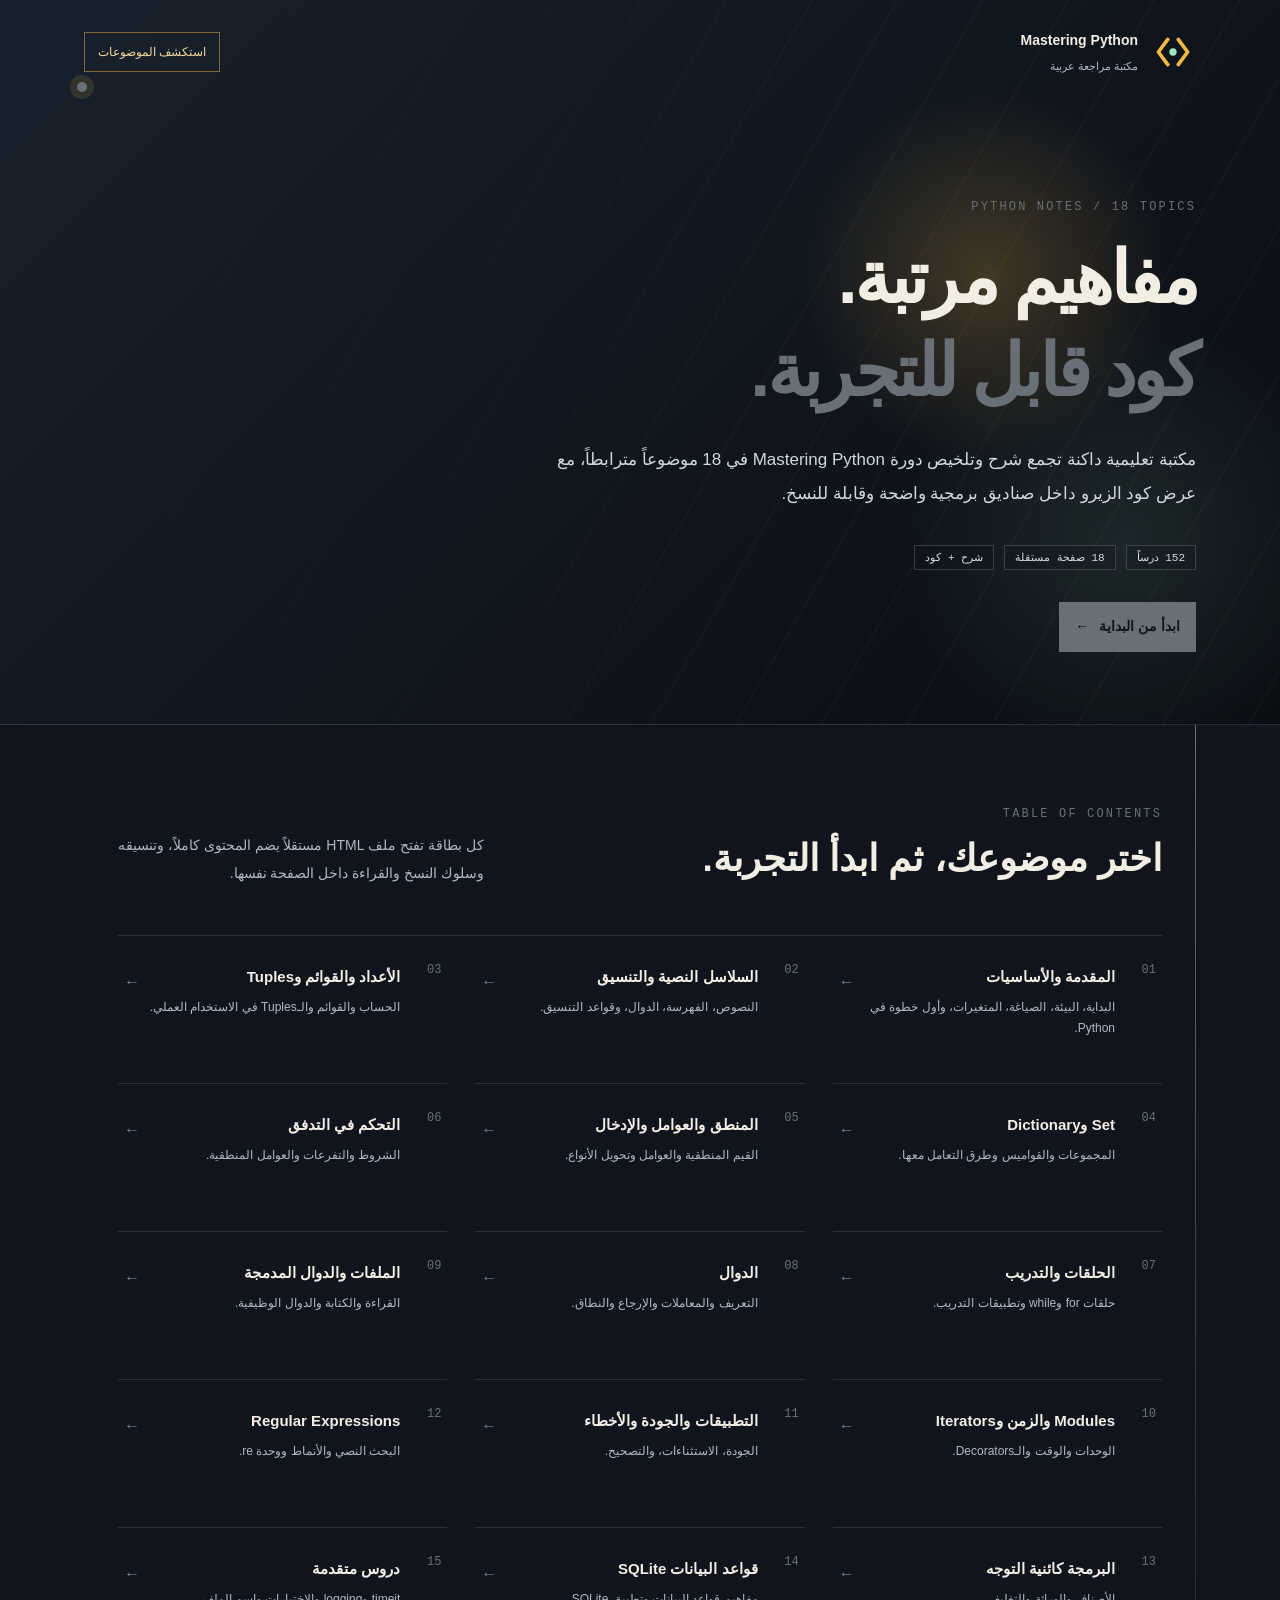
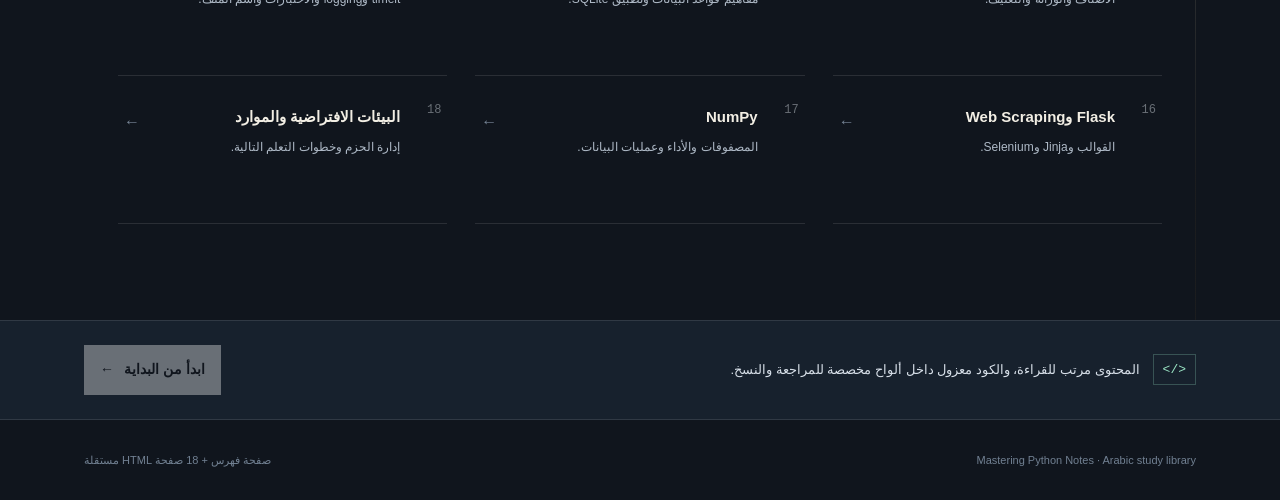
<file: index.html>
<!doctype html>
<html lang="ar" dir="rtl">
<head>
  <meta charset="utf-8" />
  <meta name="viewport" content="width=device-width,initial-scale=1" />
  <meta name="theme-color" content="#10151d" />
  <title>Mastering Python Notes | فهرس المذكرات</title>
  <style>
    /* Design philosophy: محرر الليل — فهرس تحريري داكن يقود إلى مذكرات Python، مع الزعفراني لمسار التعلم فقط. */
    :root { --ink:#10151d;--panel:#17212d;--paper:#f2eee4;--muted:#aeb9c6;--line:rgba(255,255,255,.11);--gold:#696f76;--mint:#9be6c5;--ease:cubic-bezier(.23,1,.32,1); }
    *{box-sizing:border-box}html{scroll-behavior:smooth}body{margin:0;background:var(--ink);color:var(--paper);font-family:"Noto Sans Arabic",Tahoma,sans-serif;line-height:1.85}body::before{content:"";position:fixed;inset:0;z-index:-2;opacity:.12;background-image:linear-gradient(rgba(243,184,69,.11) 1px,transparent 1px),linear-gradient(90deg,rgba(243,184,69,.07) 1px,transparent 1px);background-size:36px 36px;mask-image:linear-gradient(to bottom,#000,transparent 70%)}a{color:inherit}.progress{position:fixed;z-index:10;top:0;right:0;height:3px;width:0;background:var(--gold);box-shadow:0 0 14px rgba(243,184,69,.7)}
    .hero{position:relative;min-height:560px;overflow:hidden;border-bottom:1px solid var(--line);background:radial-gradient(circle at 77% 38%,rgba(243,184,69,.22),transparent 17%),radial-gradient(circle at 88% 75%,rgba(155,230,197,.11),transparent 18%),linear-gradient(135deg,#17212d 0%,#10151d 58%,#090d12 100%)}.hero::before{content:"";position:absolute;inset:0;opacity:.22;background:repeating-linear-gradient(120deg,transparent 0 36px,rgba(243,184,69,.15) 37px 38px,transparent 39px 74px);mask-image:linear-gradient(90deg,transparent 0%,#000 65%,#000 100%)}.hero::after{content:"";position:absolute;left:6vw;top:82px;width:10px;height:10px;border-radius:50%;background:var(--gold);box-shadow:0 0 0 7px rgba(243,184,69,.13)}
    nav{position:relative;z-index:1;max-width:1240px;margin:auto;padding:28px clamp(22px,5vw,70px);display:flex;justify-content:space-between;align-items:center}.brand{display:flex;align-items:center;gap:12px;text-decoration:none}.brand-mark{width:46px;height:46px;flex:0 0 46px}.brand strong{display:block;font-family:"Noto Kufi Arabic",Tahoma,sans-serif;font-size:14px}.brand small{display:block;color:var(--muted);font-size:11px;margin-top:2px}.nav-link{border:1px solid rgba(243,184,69,.46);padding:8px 13px;color:#f5d99d;text-decoration:none;font-size:12px;transition:background .18s var(--ease),transform .18s var(--ease)}.nav-link:hover{background:rgba(243,184,69,.12)}.nav-link:active{transform:scale(.97)}
    .hero-inner{position:relative;z-index:1;max-width:1240px;margin:auto;padding:96px clamp(22px,5vw,70px) 72px}.kicker{color:var(--gold);font:12px "JetBrains Mono",Consolas,monospace;letter-spacing:.18em}h1{max-width:760px;margin:18px 0 0;font-family:"Noto Kufi Arabic",Tahoma,sans-serif;font-size:clamp(35px,5.6vw,76px);line-height:1.3;letter-spacing:-.05em}h1 span{color:var(--gold)}.hero p{max-width:680px;margin:24px 0 0;color:#d0d7df;font-size:17px;line-height:2}.hero-stats{display:flex;flex-wrap:wrap;gap:10px;margin-top:34px}.hero-stats span{border:1px solid rgba(255,255,255,.16);padding:5px 10px;background:rgba(16,21,29,.28);color:#d3dbe5;font:11px "JetBrains Mono",Consolas,monospace}.start{display:inline-flex;align-items:center;gap:10px;margin-top:32px;padding:12px 16px;background:var(--gold);color:var(--ink);font-weight:700;text-decoration:none;font-size:14px;transition:transform .16s var(--ease),background .16s var(--ease)}.start:hover{background:#ffd36e}.start:active{transform:scale(.97)}
    .library{position:relative;max-width:1240px;margin:auto;padding:82px clamp(22px,5vw,70px) 96px}.library::before{content:"";position:absolute;right:clamp(22px,5vw,70px);top:0;bottom:0;width:1px;background:linear-gradient(var(--gold),rgba(243,184,69,.05) 88%)}.library-head{position:relative;margin-right:34px;display:flex;justify-content:space-between;gap:24px;align-items:end}.library-head p{max-width:400px;margin:0;color:var(--muted);font-size:14px;line-height:2}h2{margin:9px 0 0;font-family:"Noto Kufi Arabic",Tahoma,sans-serif;font-size:clamp(23px,3vw,37px);line-height:1.55}.topics{position:relative;margin:48px 34px 0;display:grid;grid-template-columns:repeat(3,minmax(0,1fr));gap:0 28px;border-top:1px solid var(--line)}.topic-card{position:relative;min-height:148px;display:flex;gap:13px;padding:27px 6px;border-bottom:1px solid var(--line);text-decoration:none;transition:transform .2s var(--ease),background .2s var(--ease),border-color .2s var(--ease)}.topic-card:hover{transform:translateY(-4px);background:linear-gradient(90deg,transparent,rgba(243,184,69,.07));border-color:rgba(243,184,69,.45)}.topic-card .topic-no{min-width:28px;color:var(--gold);font:12px "JetBrains Mono",Consolas,monospace}.topic-card h3{margin:0;color:var(--paper);font-family:"Noto Kufi Arabic",Tahoma,sans-serif;font-size:15px;line-height:1.8}.topic-card p{margin:7px 0 0;color:var(--muted);font-size:12px;line-height:1.8}.arrow{position:absolute;left:6px;top:31px;color:#758394;transition:transform .2s var(--ease),color .2s var(--ease)}.topic-card:hover .arrow{color:var(--mint);transform:translateX(-5px)}
    .info-strip{border-top:1px solid var(--line);border-bottom:1px solid var(--line);background:var(--panel)}.info-inner{max-width:1240px;margin:auto;padding:24px clamp(22px,5vw,70px);display:flex;justify-content:space-between;gap:24px;align-items:center}.info-copy{display:flex;gap:13px;align-items:center;color:#d7dfe8;font-size:13px}.code-mark{color:var(--mint);border:1px solid rgba(155,230,197,.25);padding:7px 9px;font:13px "JetBrains Mono",Consolas,monospace}footer{max-width:1240px;margin:auto;padding:30px clamp(22px,5vw,70px);display:flex;justify-content:space-between;color:#718092;font-size:11px}
    @media(max-width:900px){.topics{grid-template-columns:repeat(2,minmax(0,1fr))}}@media(max-width:620px){.hero{min-height:530px}nav{padding-top:20px}.nav-link{display:none}.hero-inner{padding-top:78px}.library{padding-top:54px}.library-head{display:block}.library-head p{margin-top:13px}.topics{grid-template-columns:1fr;margin-top:30px}.topic-card{min-height:123px}.info-inner,footer{display:block}.info-copy{margin-bottom:10px}}@media(prefers-reduced-motion:reduce){*{scroll-behavior:auto!important;transition:none!important}}
  </style>
</head>
<body>
  <div class="progress" id="progress"></div>
  <header class="hero"><nav><a class="brand" href="index.html"><svg class="brand-mark" viewBox="0 0 44 44" aria-hidden="true" focusable="false"><path d="M17 10 8 22l9 12" fill="none" stroke="#F3B845" stroke-width="3.5" stroke-linecap="round" stroke-linejoin="round"/><path d="m27 10 9 12-9 12" fill="none" stroke="#F3B845" stroke-width="3.5" stroke-linecap="round" stroke-linejoin="round"/><circle cx="22" cy="22" r="3.5" fill="#9BE6C5"/></svg><span><strong>Mastering Python</strong><small>مكتبة مراجعة عربية</small></span></a><a class="nav-link" href="#topics">استكشف الموضوعات</a></nav><div class="hero-inner"><div class="kicker">PYTHON NOTES / 18 TOPICS</div><h1>مفاهيم مرتبة.<br><span>كود قابل للتجربة.</span></h1><p>مكتبة تعليمية داكنة تجمع شرح وتلخيص دورة Mastering Python في 18 موضوعاً مترابطاً، مع عرض كود الزيرو داخل صناديق برمجية واضحة وقابلة للنسخ.</p><div class="hero-stats"><span>152 درساً</span><span>18 صفحة مستقلة</span><span>شرح + كود</span></div><a class="start" href="https://drive.google.com/file/d/1ao5alU4Da9a6WY-XQYm0CQyqElovd65N/view?usp=drive_link" data-file-id="1ao5alU4Da9a6WY-XQYm0CQyqElovd65N">ابدأ من البداية <b>←</b></a></div></header>
  <main class="library" id="topics"><div class="library-head"><div><div class="kicker">TABLE OF CONTENTS</div><h2>اختر موضوعك، ثم ابدأ التجربة.</h2></div><p>كل بطاقة تفتح ملف HTML مستقلاً يضم المحتوى كاملاً، وتنسيقه وسلوك النسخ والقراءة داخل الصفحة نفسها.</p></div><section class="topics" aria-label="موضوعات المذكرات"><a class="topic-card" href="https://drive.google.com/file/d/1ao5alU4Da9a6WY-XQYm0CQyqElovd65N/view?usp=drive_link" data-file-id="1ao5alU4Da9a6WY-XQYm0CQyqElovd65N"><span class="topic-no">01</span><div><h3>المقدمة والأساسيات</h3><p>البداية، البيئة، الصياغة، المتغيرات، وأول خطوة في Python.</p></div><span class="arrow">←</span></a><a class="topic-card" href="https://drive.google.com/file/d/1LUYh9_kgOhW-VpaX9MoZJW6dpTCq3IYQ/view?usp=drive_link" data-file-id="1LUYh9_kgOhW-VpaX9MoZJW6dpTCq3IYQ"><span class="topic-no">02</span><div><h3>السلاسل النصية والتنسيق</h3><p>النصوص، الفهرسة، الدوال، وقواعد التنسيق.</p></div><span class="arrow">←</span></a><a class="topic-card" href="https://drive.google.com/file/d/1p5aawdQT5tUfuGiLzP32H7exqO5vApAK/view?usp=drive_link" data-file-id="1p5aawdQT5tUfuGiLzP32H7exqO5vApAK"><span class="topic-no">03</span><div><h3>الأعداد والقوائم وTuples</h3><p>الحساب والقوائم والـTuples في الاستخدام العملي.</p></div><span class="arrow">←</span></a><a class="topic-card" href="https://drive.google.com/file/d/1gVX3eZjuTc8_81PG0g1r_ty22v8QXX_n/view?usp=drive_link" data-file-id="1gVX3eZjuTc8_81PG0g1r_ty22v8QXX_n"><span class="topic-no">04</span><div><h3>Set وDictionary</h3><p>المجموعات والقواميس وطرق التعامل معها.</p></div><span class="arrow">←</span></a><a class="topic-card" href="https://drive.google.com/file/d/182JE28q-H6RtSdPhfJlIjocAKc9Wf6ZY/view?usp=drive_link" data-file-id="182JE28q-H6RtSdPhfJlIjocAKc9Wf6ZY"><span class="topic-no">05</span><div><h3>المنطق والعوامل والإدخال</h3><p>القيم المنطقية والعوامل وتحويل الأنواع.</p></div><span class="arrow">←</span></a><a class="topic-card" href="https://drive.google.com/file/d/1NrF-NdD9j-G1_E4jT9mIEWY2Q7w_M1NC/view?usp=drive_link" data-file-id="1NrF-NdD9j-G1_E4jT9mIEWY2Q7w_M1NC"><span class="topic-no">06</span><div><h3>التحكم في التدفق</h3><p>الشروط والتفرعات والعوامل المنطقية.</p></div><span class="arrow">←</span></a><a class="topic-card" href="https://drive.google.com/file/d/1CRXHcOsxwHFs4Bx1eUBQr8PLLCZRhYo8/view?usp=drive_link" data-file-id="1CRXHcOsxwHFs4Bx1eUBQr8PLLCZRhYo8"><span class="topic-no">07</span><div><h3>الحلقات والتدريب</h3><p>حلقات for وwhile وتطبيقات التدريب.</p></div><span class="arrow">←</span></a><a class="topic-card" href="https://drive.google.com/file/d/1DhdhSIjiyfi7TdnQMKDSPAxiUHUbkx5r/view?usp=drive_link" data-file-id="1DhdhSIjiyfi7TdnQMKDSPAxiUHUbkx5r"><span class="topic-no">08</span><div><h3>الدوال</h3><p>التعريف والمعاملات والإرجاع والنطاق.</p></div><span class="arrow">←</span></a><a class="topic-card" href="https://drive.google.com/file/d/1KfEjLyeVeDNjpwzEU4h7wI9eylsZCorX/view?usp=drive_link" data-file-id="1KfEjLyeVeDNjpwzEU4h7wI9eylsZCorX"><span class="topic-no">09</span><div><h3>الملفات والدوال المدمجة</h3><p>القراءة والكتابة والدوال الوظيفية.</p></div><span class="arrow">←</span></a><a class="topic-card" href="https://drive.google.com/file/d/1XYo5_zBuaJtymbt0UEoPtgSBWvTm4dk9/view?usp=drive_link" data-file-id="1XYo5_zBuaJtymbt0UEoPtgSBWvTm4dk9"><span class="topic-no">10</span><div><h3>Modules والزمن وIterators</h3><p>الوحدات والوقت والـDecorators.</p></div><span class="arrow">←</span></a><a class="topic-card" href="https://drive.google.com/file/d/1gdt8mkS4jFP-0W5oOuahbx6ezVS7pNmr/view?usp=drive_link" data-file-id="1gdt8mkS4jFP-0W5oOuahbx6ezVS7pNmr"><span class="topic-no">11</span><div><h3>التطبيقات والجودة والأخطاء</h3><p>الجودة، الاستثناءات، والتصحيح.</p></div><span class="arrow">←</span></a><a class="topic-card" href="https://drive.google.com/file/d/1bWZToRK7X6IcOid3TkQUDXKFbrnzdEry/view?usp=drive_link" data-file-id="1bWZToRK7X6IcOid3TkQUDXKFbrnzdEry"><span class="topic-no">12</span><div><h3>Regular Expressions</h3><p>البحث النصي والأنماط ووحدة re.</p></div><span class="arrow">←</span></a><a class="topic-card" href="https://drive.google.com/file/d/1U_vKru2-AJN784OpoodLoNb2Ewd3Jcif/view?usp=drive_link" data-file-id="1U_vKru2-AJN784OpoodLoNb2Ewd3Jcif"><span class="topic-no">13</span><div><h3>البرمجة كائنية التوجه</h3><p>الأصناف والوراثة والتغليف.</p></div><span class="arrow">←</span></a><a class="topic-card" href="https://drive.google.com/file/d/1vJcUBsG410M91uSHGyXkycIhp3Hcl9dc/view?usp=drive_link" data-file-id="1vJcUBsG410M91uSHGyXkycIhp3Hcl9dc"><span class="topic-no">14</span><div><h3>قواعد البيانات SQLite</h3><p>مفاهيم قواعد البيانات وتطبيق SQLite.</p></div><span class="arrow">←</span></a><a class="topic-card" href="https://drive.google.com/file/d/1F-GNqrCthvxiH1oQxltwK4UOv5rBKnVE/view?usp=drive_link" data-file-id="1F-GNqrCthvxiH1oQxltwK4UOv5rBKnVE"><span class="topic-no">15</span><div><h3>دروس متقدمة</h3><p>timeit وlogging والاختبارات واسم الملف.</p></div><span class="arrow">←</span></a><a class="topic-card" href="https://drive.google.com/file/d/1qipQPB-Wvxc5xNsRgkSmGHh8QdUdxD6L/view?usp=drive_link" data-file-id="1qipQPB-Wvxc5xNsRgkSmGHh8QdUdxD6L"><span class="topic-no">16</span><div><h3>Flask وWeb Scraping</h3><p>القوالب وJinja وSelenium.</p></div><span class="arrow">←</span></a><a class="topic-card" href="https://drive.google.com/file/d/1NOBNTBA8gTx-PGdae8eX38fwdprdPJyK/view?usp=drive_link" data-file-id="1NOBNTBA8gTx-PGdae8eX38fwdprdPJyK"><span class="topic-no">17</span><div><h3>NumPy</h3><p>المصفوفات والأداء وعمليات البيانات.</p></div><span class="arrow">←</span></a><a class="topic-card" href="https://drive.google.com/file/d/1mvvSvUrEQ4ZsRlgLXixl_9z_x9LAyZd_/view?usp=drive_link" data-file-id="1mvvSvUrEQ4ZsRlgLXixl_9z_x9LAyZd_"><span class="topic-no">18</span><div><h3>البيئات الافتراضية والموارد</h3><p>إدارة الحزم وخطوات التعلم التالية.</p></div><span class="arrow">←</span></a></section></main>
  <section class="info-strip"><div class="info-inner"><div class="info-copy"><span class="code-mark">&lt;/&gt;</span><span>المحتوى مرتب للقراءة، والكود معزول داخل ألواح مخصصة للمراجعة والنسخ.</span></div><a class="start" style="margin:0" href="https://drive.google.com/file/d/1332f6rrD6uobTnwpstH_9X3akXSyLEzy/view?usp=drive_link" data-file-id="1332f6rrD6uobTnwpstH_9X3akXSyLEzy">ابدأ من البداية <b>←</b></a></div></section><footer><span>Mastering Python Notes · Arabic study library</span><span>صفحة فهرس + 18 صفحة HTML مستقلة</span></footer>
  <script>
    // Design philosophy: محرر الليل — حركة تقدم خفيفة تبقى في الخلفية ولا تقاطع الاستكشاف.
    const p=document.getElementById('progress');function update(){const max=document.documentElement.scrollHeight-innerHeight;p.style.width=(max?Math.min(100,Math.round(scrollY/max*100)):0)+'%'}addEventListener('scroll',update,{passive:true});update();
  </script>
</body></html>
</file>
